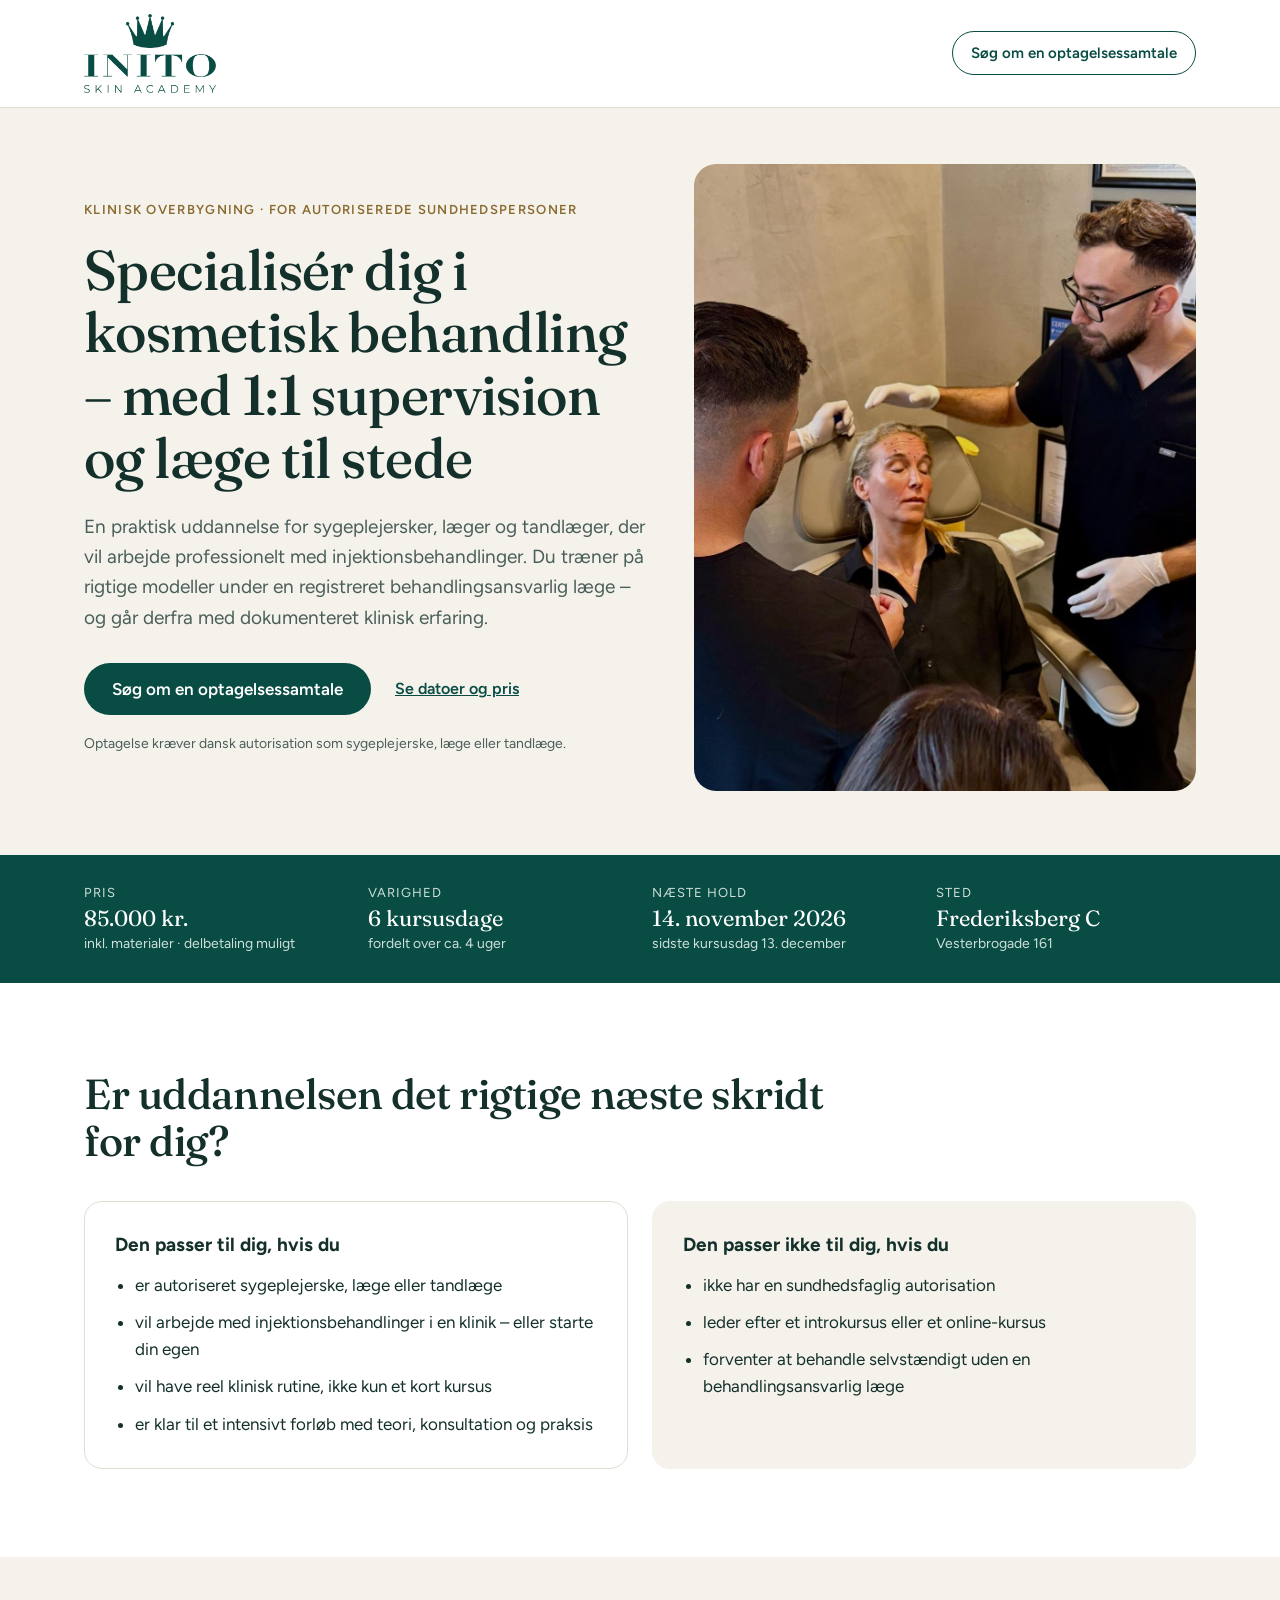
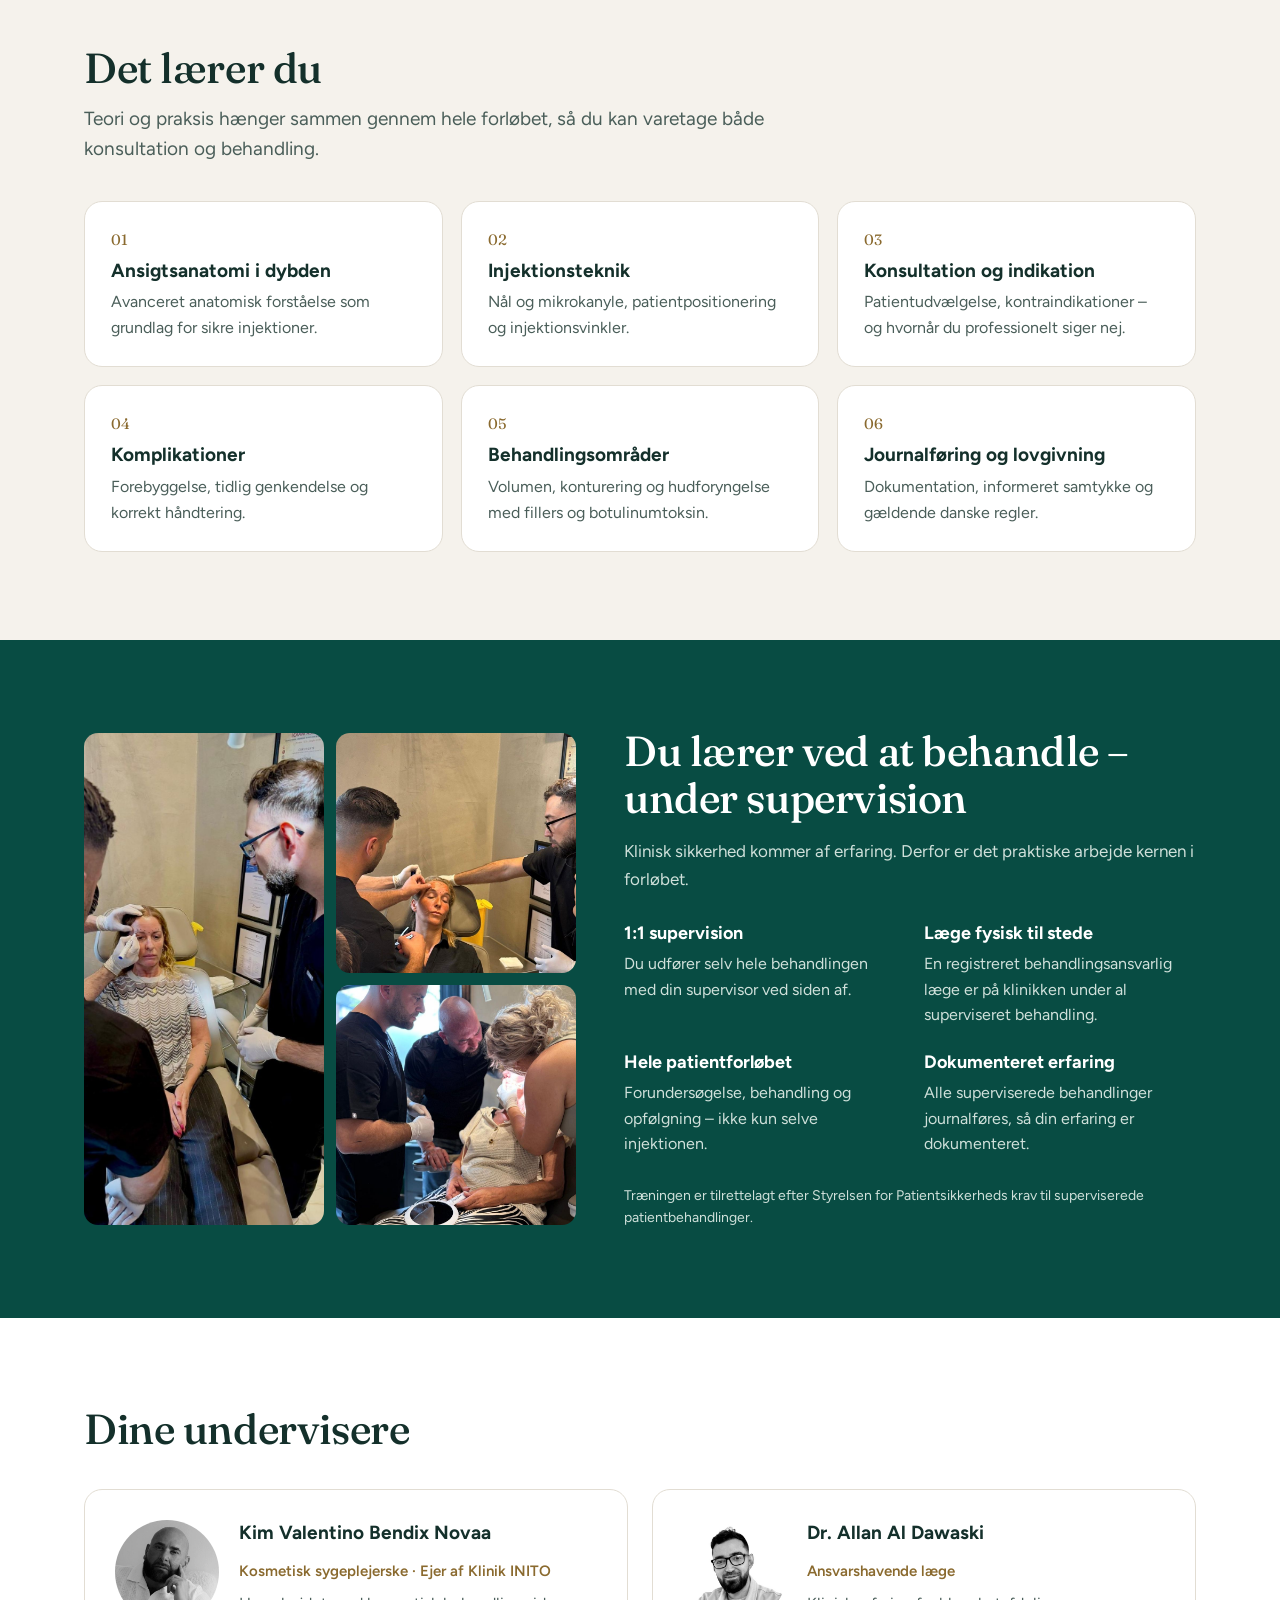
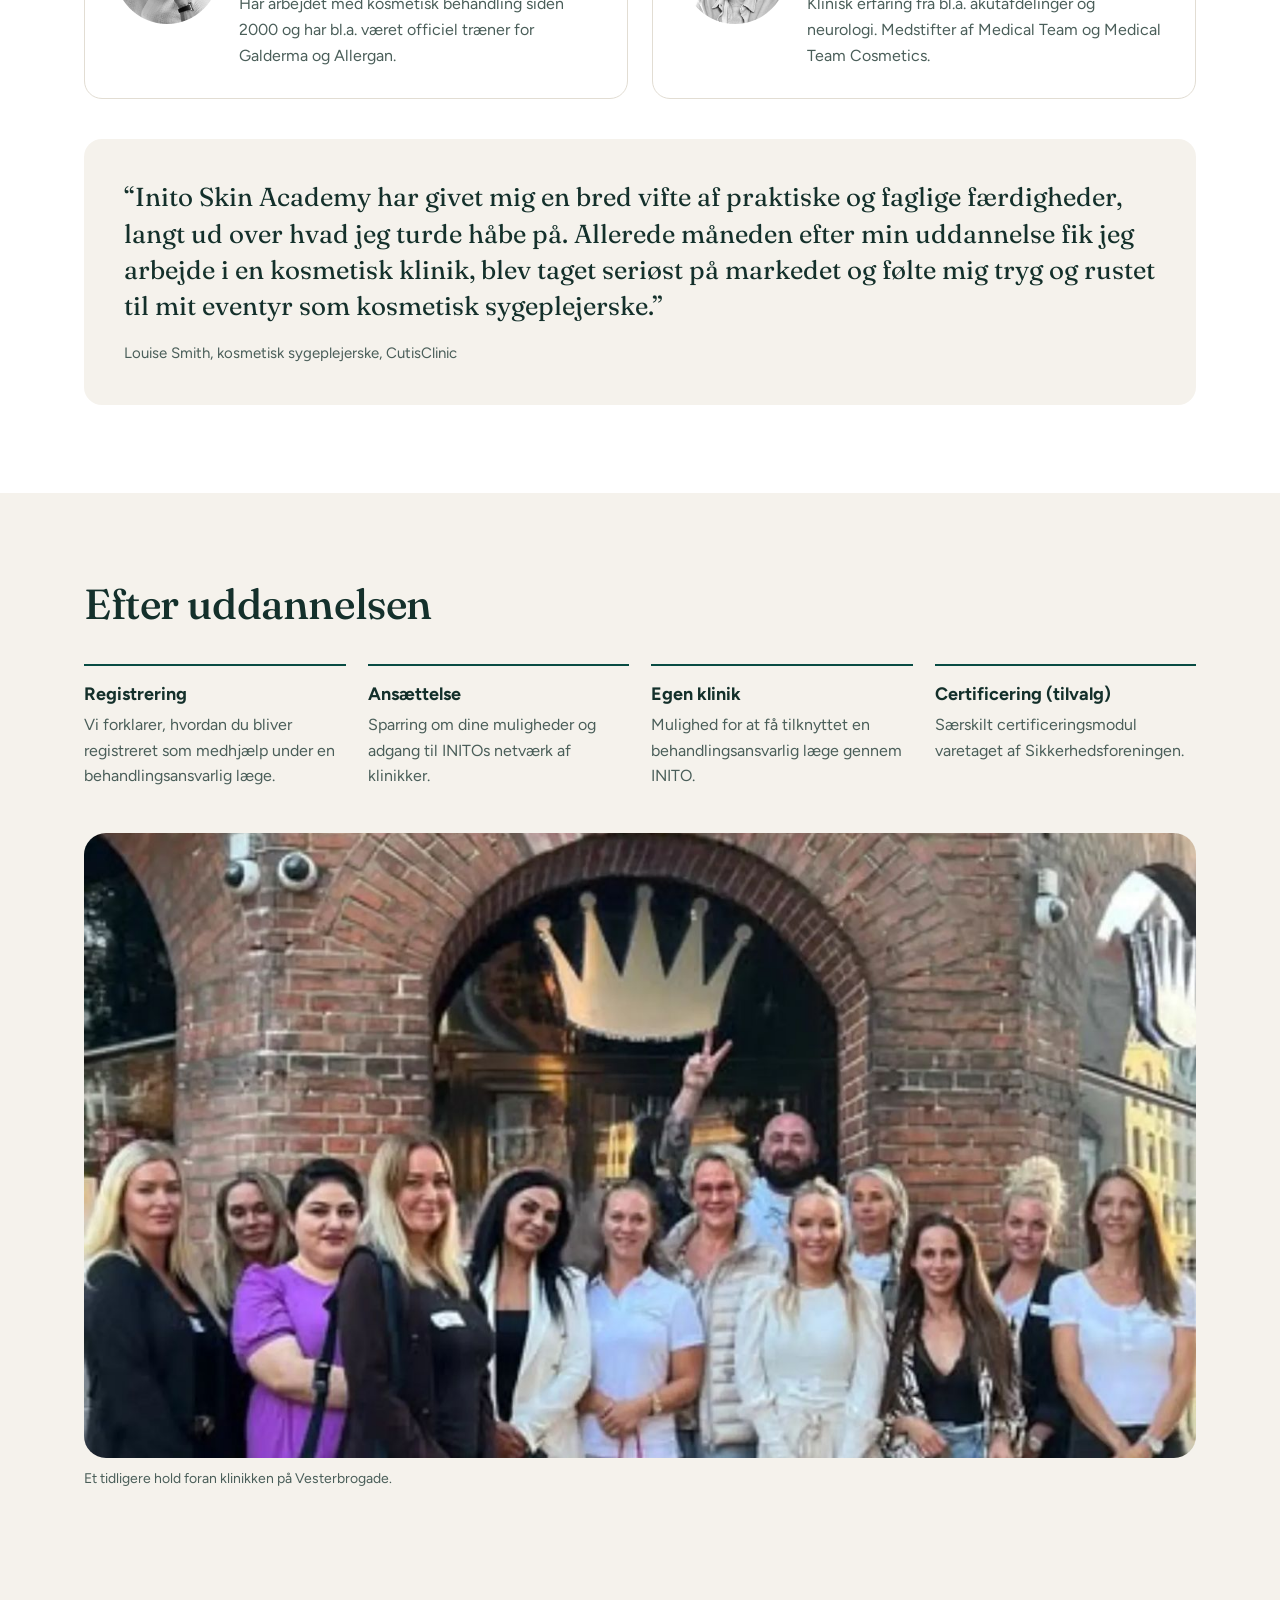
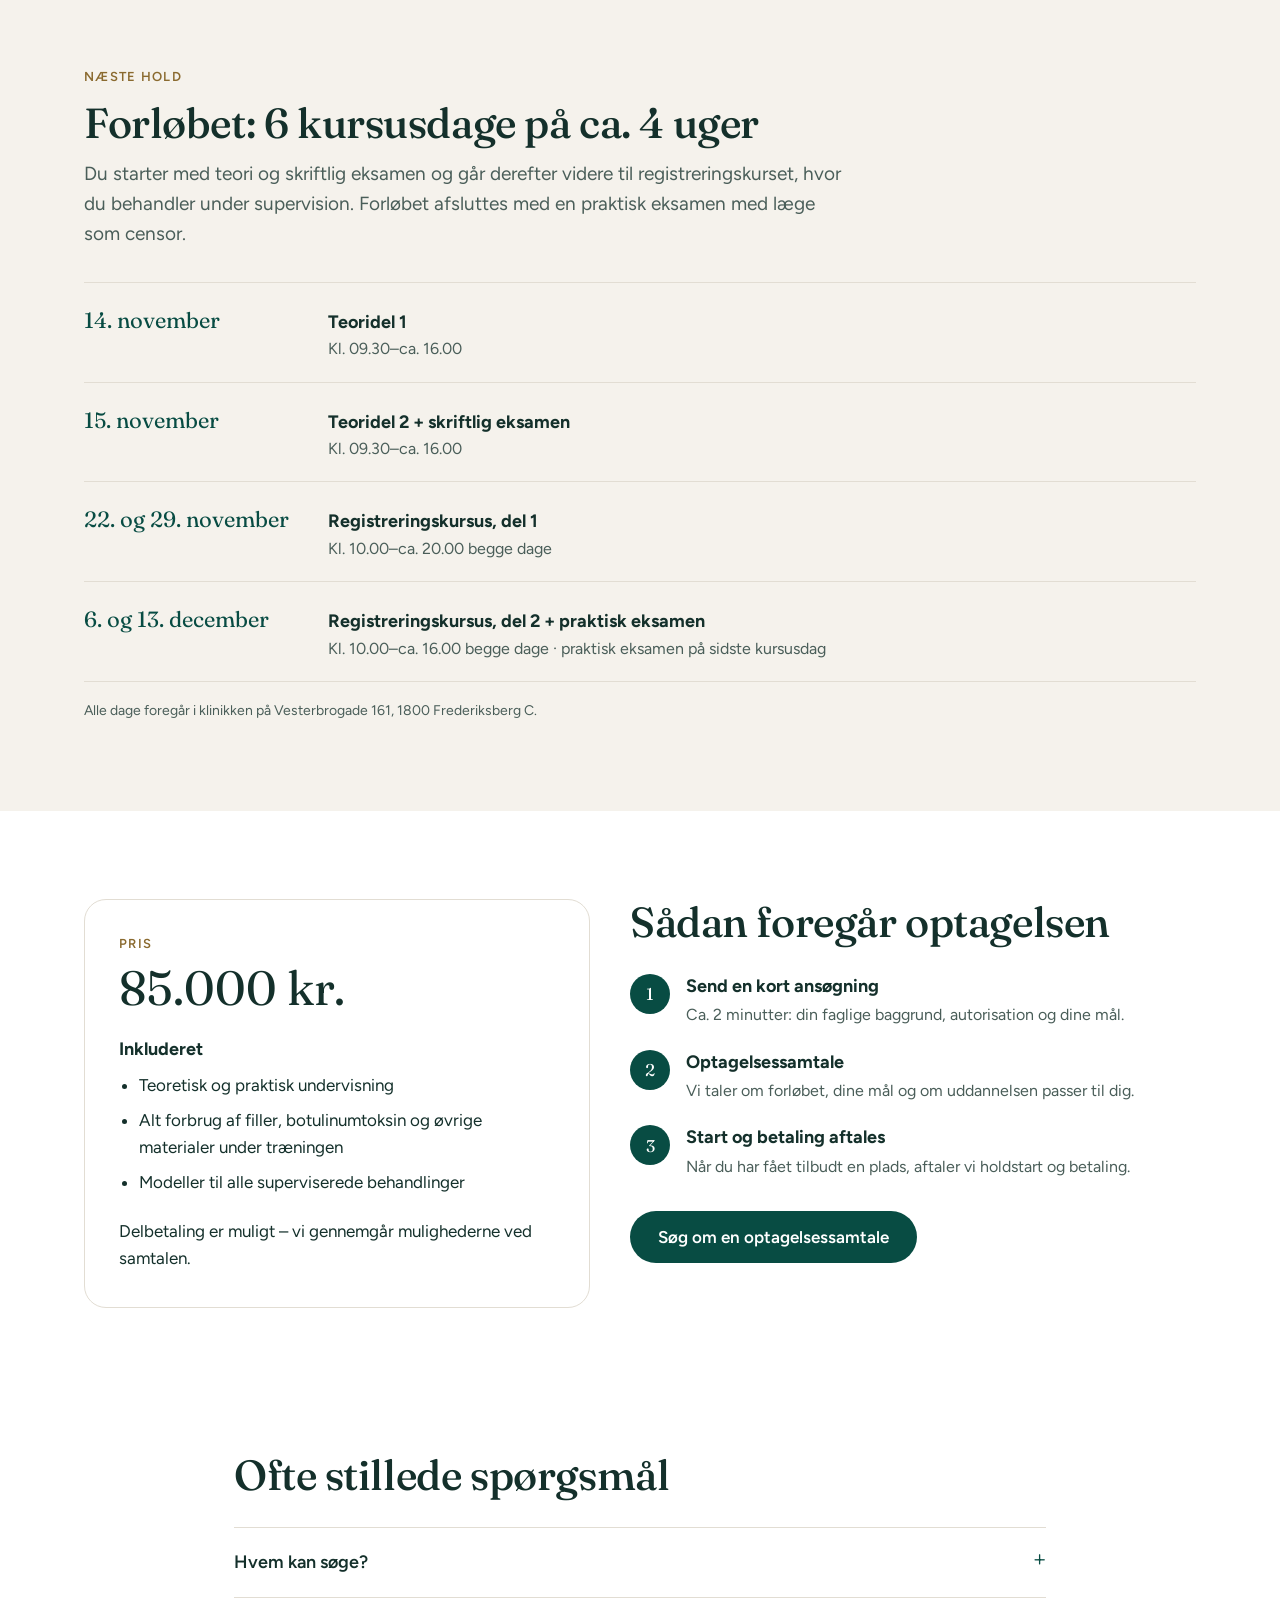
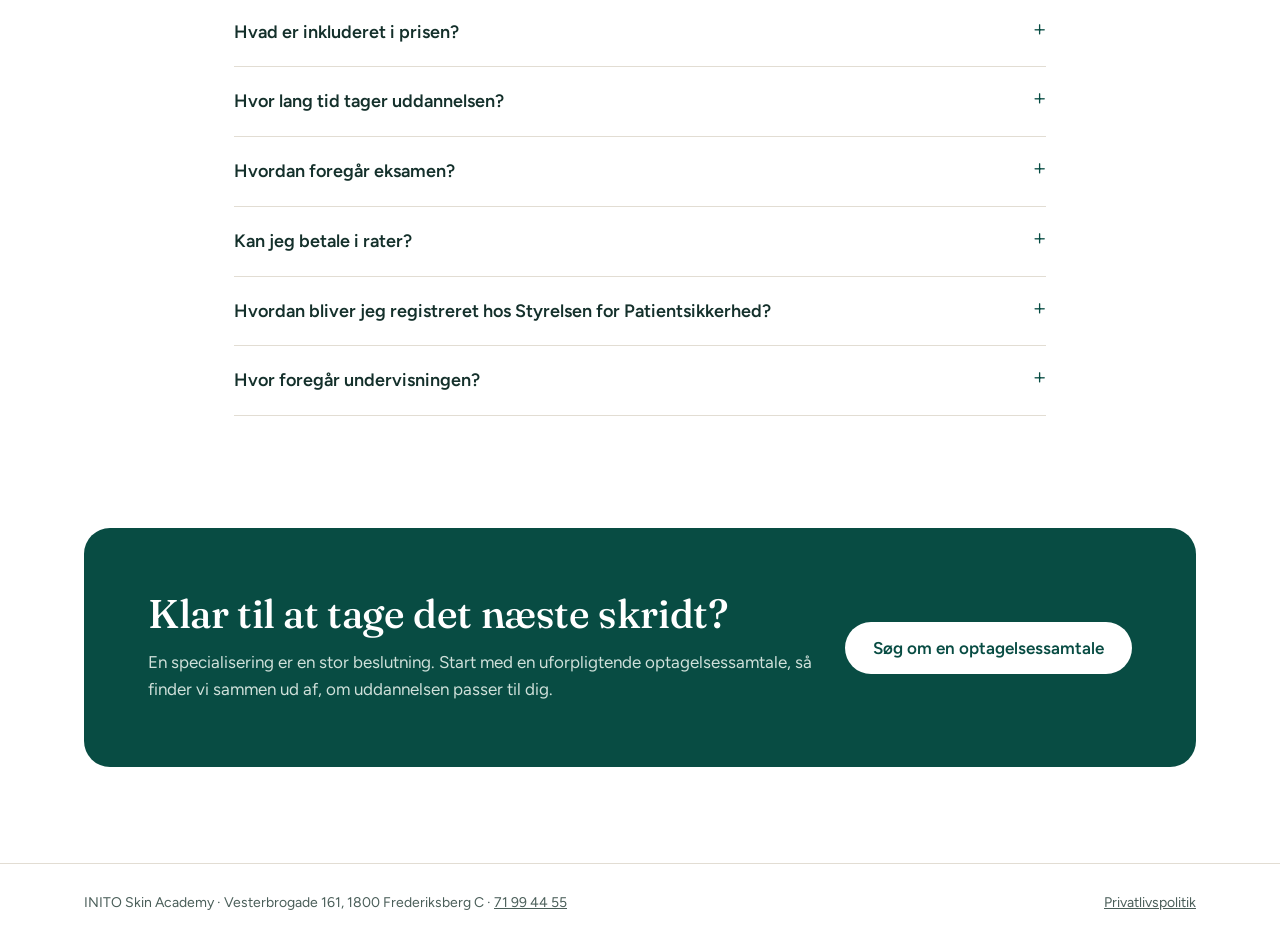
<file: index.html>
<!doctype html>
<html lang="da">
<head>
<meta charset="utf-8">
<meta name="viewport" content="width=device-width, initial-scale=1">
<title>Uddannelse til kosmetisk sygeplejerske | INITO Skin Academy</title>
<meta name="description" content="Klinisk overbygning i kosmetisk behandling for sygeplejersker, læger og tandlæger. 1:1 supervision, læge fysisk til stede og træning på rigtige modeller i Frederiksberg.">
<meta name="robots" content="noindex, nofollow">
<meta property="og:title" content="Uddannelse til kosmetisk sygeplejerske | INITO Skin Academy">
<meta property="og:description" content="Klinisk overbygning med 1:1 supervision og læge fysisk til stede.">
<meta property="og:image" content="https://inito-skinacademy.com/assets/og.jpg">
<meta property="og:type" content="website">
<link rel="icon" type="image/png" href="/assets/favicon.png">
<link rel="apple-touch-icon" href="/assets/apple-touch-icon.png">
<link rel="preconnect" href="https://fonts.googleapis.com">
<link rel="preconnect" href="https://fonts.gstatic.com" crossorigin>
<link rel="stylesheet" href="https://fonts.googleapis.com/css2?family=Fraunces:opsz,wght@9..144,400;9..144,500&family=Figtree:wght@400;500;600&display=swap">
<link rel="stylesheet" href="/assets/style.css">
</head>
<body>

<header class="top">
  <div class="wrap">
    <a href="/" aria-label="INITO Skin Academy – forside"><img src="/assets/logo-groen.png" alt="INITO Skin Academy" width="480" height="287"></a>
    <a class="btn btn-ghost" href="/ansog/">Søg om en optagelsessamtale</a>
  </div>
</header>

<main>

<section class="hero">
  <div class="wrap">
    <div class="hero-text">
      <div class="eyebrow">Klinisk overbygning · For autoriserede sundhedspersoner</div>
      <h1>Specialisér dig i kosmetisk behandling – med 1:1 supervision og læge til stede</h1>
      <p class="lead">En praktisk uddannelse for sygeplejersker, læger og tandlæger, der vil arbejde professionelt med injektionsbehandlinger. Du træner på rigtige modeller under en registreret behandlingsansvarlig læge – og går derfra med dokumenteret klinisk erfaring.</p>
      <div class="cta-row">
        <a class="btn" href="/ansog/">Søg om en optagelsessamtale</a>
        <a class="link" href="#hold">Se datoer og pris</a>
      </div>
      <p class="req">Optagelse kræver dansk autorisation som sygeplejerske, læge eller tandlæge.</p>
    </div>
    <div class="hero-img">
      <img src="/assets/hero.jpg" alt="Deltager behandler en model under supervision hos INITO" width="1100" height="1467" fetchpriority="high">
    </div>
  </div>
</section>

<section class="facts" aria-label="Kort om uddannelsen">
  <div class="wrap">
    <div><div class="k">Pris</div><div class="v">85.000 kr.</div><div class="s">inkl. materialer · delbetaling muligt</div></div>
    <div><div class="k">Varighed</div><div class="v">6 kursusdage</div><div class="s">fordelt over ca. 4 uger</div></div>
    <div><div class="k">Næste hold</div><div class="v">14. november 2026</div><div class="s">sidste kursusdag 13. december</div></div>
    <div><div class="k">Sted</div><div class="v">Frederiksberg C</div><div class="s">Vesterbrogade 161</div></div>
  </div>
</section>

<section class="block">
  <div class="wrap">
    <h2 style="max-width:18em;margin-bottom:36px">Er uddannelsen det rigtige næste skridt for dig?</h2>
    <div class="grid-2">
      <div class="card">
        <h3>Den passer til dig, hvis du</h3>
        <ul>
          <li>er autoriseret sygeplejerske, læge eller tandlæge</li>
          <li>vil arbejde med injektionsbehandlinger i en klinik – eller starte din egen</li>
          <li>vil have reel klinisk rutine, ikke kun et kort kursus</li>
          <li>er klar til et intensivt forløb med teori, konsultation og praksis</li>
        </ul>
      </div>
      <div class="card soft">
        <h3>Den passer ikke til dig, hvis du</h3>
        <ul>
          <li>ikke har en sundhedsfaglig autorisation</li>
          <li>leder efter et introkursus eller et online-kursus</li>
          <li>forventer at behandle selvstændigt uden en behandlingsansvarlig læge</li>
        </ul>
      </div>
    </div>
  </div>
</section>

<section class="block sand">
  <div class="wrap">
    <h2>Det lærer du</h2>
    <p class="lead" style="margin-top:12px;max-width:38em">Teori og praksis hænger sammen gennem hele forløbet, så du kan varetage både konsultation og behandling.</p>
    <div class="learn">
      <div class="card"><div class="n">01</div><h3>Ansigtsanatomi i dybden</h3><p>Avanceret anatomisk forståelse som grundlag for sikre injektioner.</p></div>
      <div class="card"><div class="n">02</div><h3>Injektionsteknik</h3><p>Nål og mikrokanyle, patientpositionering og injektionsvinkler.</p></div>
      <div class="card"><div class="n">03</div><h3>Konsultation og indikation</h3><p>Patientudvælgelse, kontraindikationer – og hvornår du professionelt siger nej.</p></div>
      <div class="card"><div class="n">04</div><h3>Komplikationer</h3><p>Forebyggelse, tidlig genkendelse og korrekt håndtering.</p></div>
      <div class="card"><div class="n">05</div><h3>Behandlingsområder</h3><p>Volumen, konturering og hudforyngelse med fillers og botulinumtoksin.</p></div>
      <div class="card"><div class="n">06</div><h3>Journalføring og lovgivning</h3><p>Dokumentation, informeret samtykke og gældende danske regler.</p></div>
    </div>
  </div>
</section>

<section class="block dark">
  <div class="wrap practice">
    <div class="pics">
      <img src="/assets/supervision.jpg" alt="Underviser superviserer en behandling" width="1000" height="1333" loading="lazy">
      <img src="/assets/praksis-2.jpg" alt="Deltager under praktisk træning" width="900" height="1200" loading="lazy">
      <img src="/assets/praksis-3.jpg" alt="Behandling med læge og deltager ved stolen" width="900" height="1200" loading="lazy">
    </div>
    <div class="txt">
      <h2>Du lærer ved at behandle – under supervision</h2>
      <p style="margin-top:16px">Klinisk sikkerhed kommer af erfaring. Derfor er det praktiske arbejde kernen i forløbet.</p>
      <div class="points">
        <div><h3>1:1 supervision</h3><p>Du udfører selv hele behandlingen med din supervisor ved siden af.</p></div>
        <div><h3>Læge fysisk til stede</h3><p>En registreret behandlingsansvarlig læge er på klinikken under al superviseret behandling.</p></div>
        <div><h3>Hele patientforløbet</h3><p>Forundersøgelse, behandling og opfølgning – ikke kun selve injektionen.</p></div>
        <div><h3>Dokumenteret erfaring</h3><p>Alle superviserede behandlinger journalføres, så din erfaring er dokumenteret.</p></div>
      </div>
      <p class="note">Træningen er tilrettelagt efter Styrelsen for Patientsikkerheds krav til superviserede patientbehandlinger.</p>
    </div>
  </div>
</section>

<section class="block">
  <div class="wrap">
    <h2 style="margin-bottom:36px">Dine undervisere</h2>
    <div class="grid-2">
      <div class="card teacher">
        <img src="/assets/kim.jpg" alt="Kim Valentino Bendix Novaa" width="400" height="400" loading="lazy">
        <div>
          <h3>Kim Valentino Bendix Novaa</h3>
          <div class="role">Kosmetisk sygeplejerske · Ejer af Klinik INITO</div>
          <p>Har arbejdet med kosmetisk behandling siden 2000 og har bl.a. været officiel træner for Galderma og Allergan.</p>
        </div>
      </div>
      <div class="card teacher">
        <img src="/assets/allan.jpg" alt="Dr. Allan Al Dawaski" width="400" height="400" loading="lazy">
        <div>
          <h3>Dr. Allan Al Dawaski</h3>
          <div class="role">Ansvarshavende læge</div>
          <p>Klinisk erfaring fra bl.a. akutafdelinger og neurologi. Medstifter af Medical Team og Medical Team Cosmetics.</p>
        </div>
      </div>
    </div>
    <figure class="quote">
      <blockquote>“Inito Skin Academy har givet mig en bred vifte af praktiske og faglige færdigheder, langt ud over hvad jeg turde håbe på. Allerede måneden efter min uddannelse fik jeg arbejde i en kosmetisk klinik, blev taget seriøst på markedet og følte mig tryg og rustet til mit eventyr som kosmetisk sygeplejerske.”</blockquote>
      <figcaption>Louise Smith, kosmetisk sygeplejerske, CutisClinic</figcaption>
    </figure>
  </div>
</section>

<section class="block sand">
  <div class="wrap">
    <h2>Efter uddannelsen</h2>
    <div class="after">
      <div><h3>Registrering</h3><p>Vi forklarer, hvordan du bliver registreret som medhjælp under en behandlingsansvarlig læge.</p></div>
      <div><h3>Ansættelse</h3><p>Sparring om dine muligheder og adgang til INITOs netværk af klinikker.</p></div>
      <div><h3>Egen klinik</h3><p>Mulighed for at få tilknyttet en behandlingsansvarlig læge gennem INITO.</p></div>
      <div><h3>Certificering (tilvalg)</h3><p>Særskilt certificeringsmodul varetaget af Sikkerhedsforeningen.</p></div>
    </div>
    <figure class="group">
      <img src="/assets/hold.jpg" alt="Et hold deltagere foran INITO på Vesterbrogade" width="1400" height="1400" loading="lazy">
      <figcaption>Et tidligere hold foran klinikken på Vesterbrogade.</figcaption>
    </figure>
  </div>
</section>

<section class="block sand" id="hold">
  <div class="wrap">
    <div class="eyebrow">Næste hold</div>
    <h2 style="margin-top:12px">Forløbet: 6 kursusdage på ca. 4 uger</h2>
    <p class="lead" style="margin-top:12px;max-width:40em">Du starter med teori og skriftlig eksamen og går derefter videre til registreringskurset, hvor du behandler under supervision. Forløbet afsluttes med en praktisk eksamen med læge som censor.</p>
    <div class="sched">
      <div class="row"><div class="when">14. november</div><div><h3>Teoridel 1</h3><p>Kl. 09.30–ca. 16.00</p></div></div>
      <div class="row"><div class="when">15. november</div><div><h3>Teoridel 2 + skriftlig eksamen</h3><p>Kl. 09.30–ca. 16.00</p></div></div>
      <div class="row"><div class="when">22. og 29. november</div><div><h3>Registreringskursus, del 1</h3><p>Kl. 10.00–ca. 20.00 begge dage</p></div></div>
      <div class="row"><div class="when">6. og 13. december</div><div><h3>Registreringskursus, del 2 + praktisk eksamen</h3><p>Kl. 10.00–ca. 16.00 begge dage · praktisk eksamen på sidste kursusdag</p></div></div>
    </div>
    <p class="hint" style="margin-top:18px">Alle dage foregår i klinikken på Vesterbrogade 161, 1800 Frederiksberg C.</p>
  </div>
</section>

<section class="block" id="pris">
  <div class="wrap price">
    <div class="box">
      <div class="eyebrow">Pris</div>
      <div class="amount">85.000 kr.</div>
      <h3 style="margin-bottom:10px">Inkluderet</h3>
      <ul>
        <li>Teoretisk og praktisk undervisning</li>
        <li>Alt forbrug af filler, botulinumtoksin og øvrige materialer under træningen</li>
        <li>Modeller til alle superviserede behandlinger</li>
      </ul>
      <p>Delbetaling er muligt – vi gennemgår mulighederne ved samtalen.</p>
    </div>
    <div class="steps">
      <h2>Sådan foregår optagelsen</h2>
      <ol>
        <li><div class="num">1</div><div><h3>Send en kort ansøgning</h3><p>Ca. 2 minutter: din faglige baggrund, autorisation og dine mål.</p></div></li>
        <li><div class="num">2</div><div><h3>Optagelsessamtale</h3><p>Vi taler om forløbet, dine mål og om uddannelsen passer til dig.</p></div></li>
        <li><div class="num">3</div><div><h3>Start og betaling aftales</h3><p>Når du har fået tilbudt en plads, aftaler vi holdstart og betaling.</p></div></li>
      </ol>
      <a class="btn" href="/ansog/">Søg om en optagelsessamtale</a>
    </div>
  </div>
</section>

<section class="block tight">
  <div class="wrap faq">
    <h2>Ofte stillede spørgsmål</h2>
    <details><summary>Hvem kan søge?</summary><p>Uddannelsen er for sygeplejersker, læger og tandlæger med dansk autorisation.</p></details>
    <details><summary>Hvad er inkluderet i prisen?</summary><p>Undervisning, alt forbrug af filler, botulinumtoksin og øvrige materialer under den praktiske træning samt modeller til behandlingerne.</p></details>
    <details><summary>Hvor lang tid tager uddannelsen?</summary><p>Forløbet består af 6 kursusdage fordelt over ca. 4 uger: to teoridage og fire dage på registreringskurset. Næste hold starter 14. november 2026.</p></details>
    <details><summary>Hvordan foregår eksamen?</summary><p>Der er skriftlig eksamen direkte efter teoridel 2. Den praktiske eksamen finder sted på sidste kursusdag, hvor du selv planlægger og udfører en behandling med læge til stede som censor.</p></details>
    <details><summary>Kan jeg betale i rater?</summary><p>Ja. Der er mulighed for delbetaling, og vi gennemgår mulighederne ved optagelsessamtalen.</p></details>
    <details><summary>Hvordan bliver jeg registreret hos Styrelsen for Patientsikkerhed?</summary><p>Du registreres som medhjælp under en registreret læge på det behandlingssted, hvor du skal arbejde. Vi gennemgår forløbet med dig ved samtalen.</p></details>
    <details><summary>Hvor foregår undervisningen?</summary><p>I INITOs klinik på Vesterbrogade 161, 1800 Frederiksberg C.</p></details>
  </div>
</section>

<section class="block tight" style="padding-bottom:96px">
  <div class="wrap">
    <div class="end">
      <div>
        <h2>Klar til at tage det næste skridt?</h2>
        <p>En specialisering er en stor beslutning. Start med en uforpligtende optagelsessamtale, så finder vi sammen ud af, om uddannelsen passer til dig.</p>
      </div>
      <a class="btn btn-light" href="/ansog/">Søg om en optagelsessamtale</a>
    </div>
  </div>
</section>

</main>

<footer>
  <div class="wrap">
    <div>INITO Skin Academy · Vesterbrogade 161, 1800 Frederiksberg C · <a href="tel:+4571994455">71 99 44 55</a></div>
    <a href="https://www.inito.dk/cookie-politik/">Privatlivspolitik</a>
  </div>
</footer>

</body>
</html>
</file>
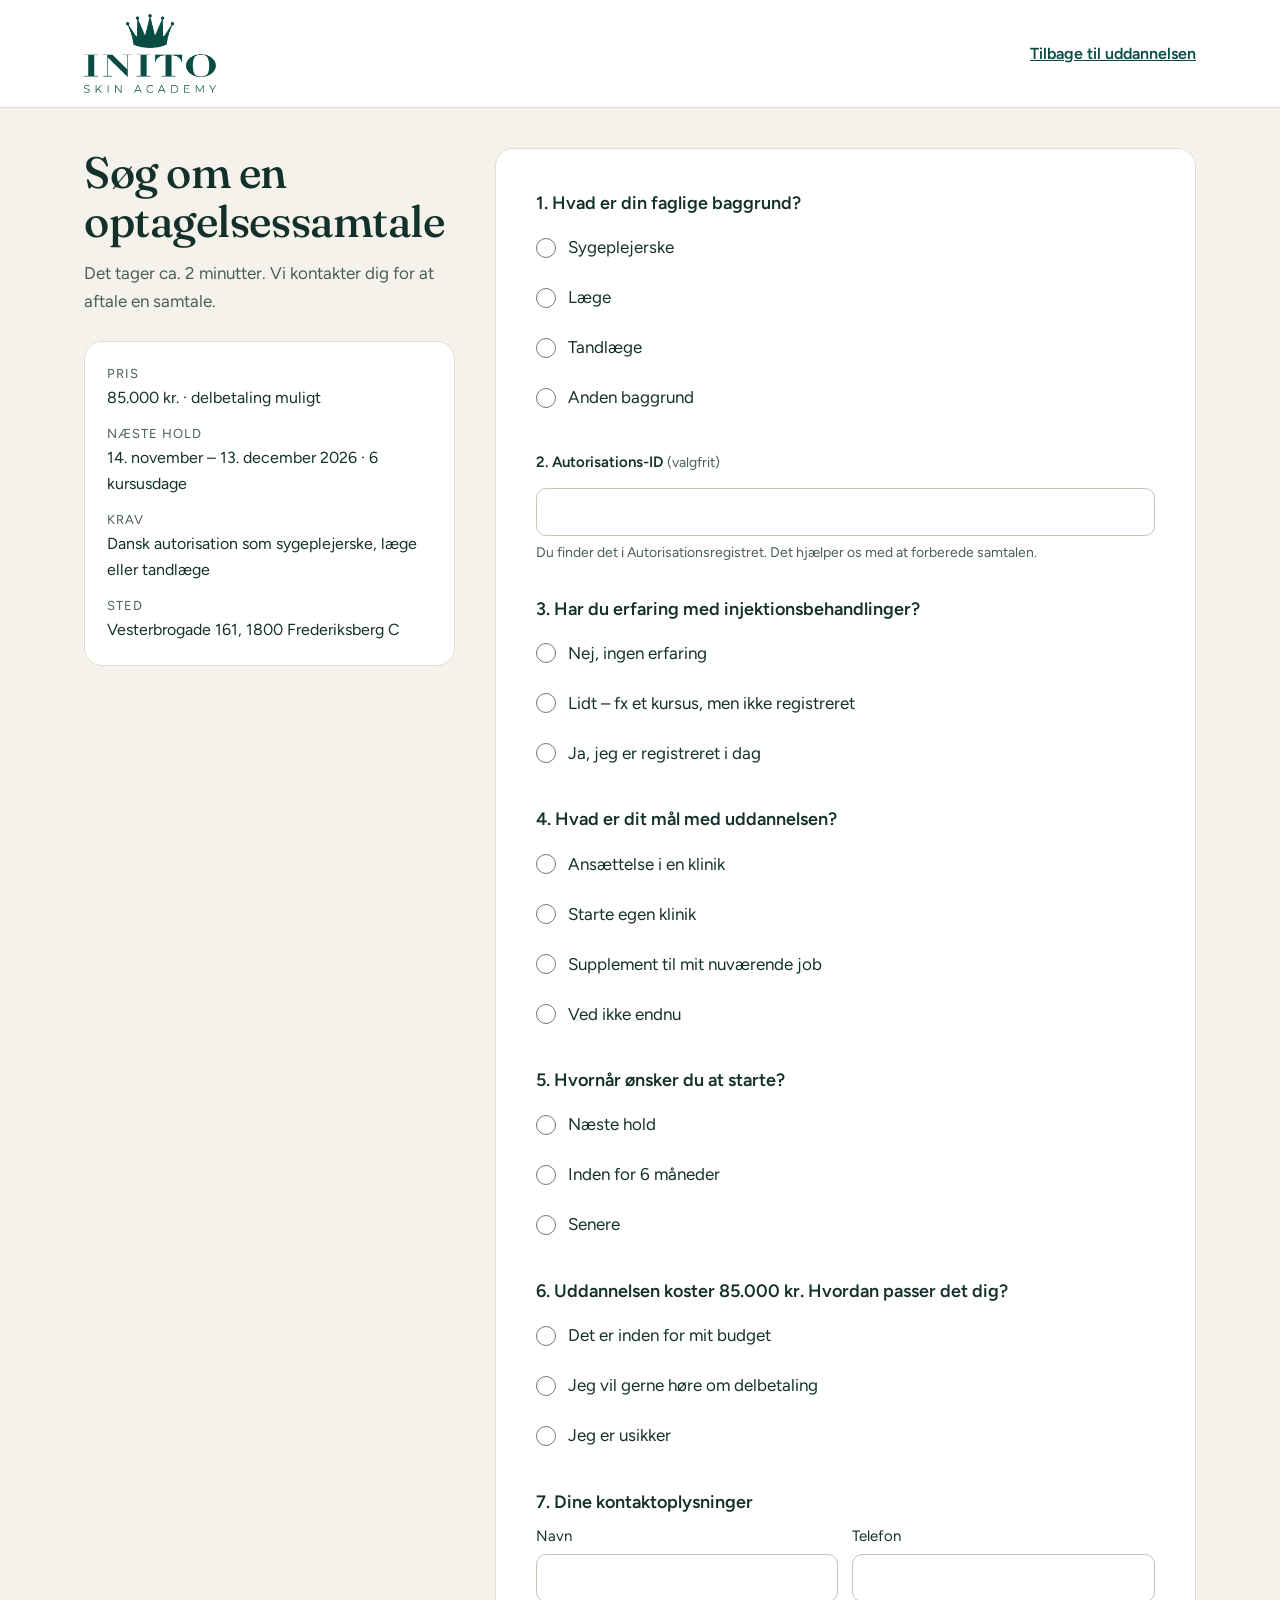
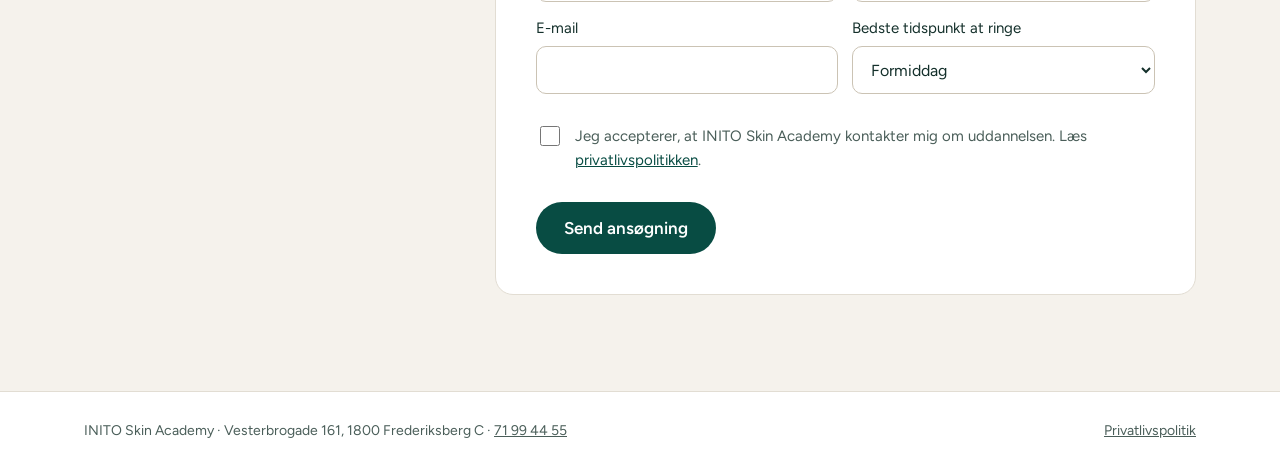
<file: ansog/index.html>
<!doctype html>
<html lang="da">
<head>
<meta charset="utf-8">
<meta name="viewport" content="width=device-width, initial-scale=1">
<title>Søg om optagelsessamtale | INITO Skin Academy</title>
<meta name="robots" content="noindex, nofollow">
<link rel="icon" type="image/png" href="/assets/favicon.png">
<link rel="apple-touch-icon" href="/assets/apple-touch-icon.png">
<link rel="preconnect" href="https://fonts.googleapis.com">
<link rel="preconnect" href="https://fonts.gstatic.com" crossorigin>
<link rel="stylesheet" href="https://fonts.googleapis.com/css2?family=Fraunces:opsz,wght@9..144,400;9..144,500&family=Figtree:wght@400;500;600&display=swap">
<link rel="stylesheet" href="/assets/style.css">
</head>
<body>

<header class="top">
  <div class="wrap">
    <a href="/" aria-label="INITO Skin Academy – forside"><img src="/assets/logo-groen.png" alt="INITO Skin Academy" width="480" height="287"></a>
    <a class="link" href="/">Tilbage til uddannelsen</a>
  </div>
</header>

<main class="apply">
  <div class="wrap">
    <aside>
      <h1>Søg om en optagelsessamtale</h1>
      <p class="muted">Det tager ca. 2 minutter. Vi kontakter dig for at aftale en samtale.</p>
      <div class="card">
        <div><div class="k">Pris</div><div>85.000 kr. · delbetaling muligt</div></div>
        <div><div class="k">Næste hold</div><div>14. november – 13. december 2026 · 6 kursusdage</div></div>
        <div><div class="k">Krav</div><div>Dansk autorisation som sygeplejerske, læge eller tandlæge</div></div>
        <div><div class="k">Sted</div><div>Vesterbrogade 161, 1800 Frederiksberg C</div></div>
      </div>
    </aside>

    <form class="card" id="ansog" novalidate>
      <fieldset>
        <legend>1. Hvad er din faglige baggrund?</legend>
        <label class="opt"><input type="radio" name="baggrund" value="sygeplejerske" required> Sygeplejerske</label>
        <label class="opt"><input type="radio" name="baggrund" value="laege"> Læge</label>
        <label class="opt"><input type="radio" name="baggrund" value="tandlaege"> Tandlæge</label>
        <label class="opt"><input type="radio" name="baggrund" value="anden"> Anden baggrund</label>
        <div class="warn" id="warn-anden">Uddannelsen kræver dansk autorisation som sygeplejerske, læge eller tandlæge. Har du en anden baggrund, er du velkommen til at ringe på <a href="tel:+4571994455">71 99 44 55</a> og høre om dine muligheder.</div>
      </fieldset>

      <div class="field">
        <label class="qlabel" for="aut">2. Autorisations-ID <span class="hint" style="font-weight:400">(valgfrit)</span></label>
        <input id="aut" name="autorisation" type="text" autocomplete="off">
        <div class="hint">Du finder det i Autorisationsregistret. Det hjælper os med at forberede samtalen.</div>
      </div>

      <fieldset>
        <legend>3. Har du erfaring med injektionsbehandlinger?</legend>
        <label class="opt"><input type="radio" name="erfaring" value="ingen" required> Nej, ingen erfaring</label>
        <label class="opt"><input type="radio" name="erfaring" value="lidt"> Lidt – fx et kursus, men ikke registreret</label>
        <label class="opt"><input type="radio" name="erfaring" value="registreret"> Ja, jeg er registreret i dag</label>
      </fieldset>

      <fieldset>
        <legend>4. Hvad er dit mål med uddannelsen?</legend>
        <label class="opt"><input type="radio" name="maal" value="ansaettelse" required> Ansættelse i en klinik</label>
        <label class="opt"><input type="radio" name="maal" value="egen-klinik"> Starte egen klinik</label>
        <label class="opt"><input type="radio" name="maal" value="supplement"> Supplement til mit nuværende job</label>
        <label class="opt"><input type="radio" name="maal" value="ved-ikke"> Ved ikke endnu</label>
      </fieldset>

      <fieldset>
        <legend>5. Hvornår ønsker du at starte?</legend>
        <label class="opt"><input type="radio" name="start" value="naeste-hold" required> Næste hold</label>
        <label class="opt"><input type="radio" name="start" value="inden-6-mdr"> Inden for 6 måneder</label>
        <label class="opt"><input type="radio" name="start" value="senere"> Senere</label>
      </fieldset>

      <fieldset>
        <legend>6. Uddannelsen koster 85.000 kr. Hvordan passer det dig?</legend>
        <label class="opt"><input type="radio" name="pris" value="inden-for-budget" required> Det er inden for mit budget</label>
        <label class="opt"><input type="radio" name="pris" value="delbetaling"> Jeg vil gerne høre om delbetaling</label>
        <label class="opt"><input type="radio" name="pris" value="usikker"> Jeg er usikker</label>
      </fieldset>

      <div>
        <div class="qlabel">7. Dine kontaktoplysninger</div>
        <div class="fields">
          <div class="field"><label for="navn">Navn</label><input id="navn" name="navn" type="text" autocomplete="name" required></div>
          <div class="field"><label for="tlf">Telefon</label><input id="tlf" name="telefon" type="tel" autocomplete="tel" required></div>
          <div class="field"><label for="mail">E-mail</label><input id="mail" name="email" type="email" autocomplete="email" required></div>
          <div class="field"><label for="tid">Bedste tidspunkt at ringe</label>
            <select id="tid" name="tidspunkt"><option>Formiddag</option><option>Eftermiddag</option><option>Aften</option></select></div>
        </div>
      </div>

      <label class="consent"><input type="checkbox" name="samtykke" required> <span>Jeg accepterer, at INITO Skin Academy kontakter mig om uddannelsen. Læs <a href="https://www.inito.dk/cookie-politik/">privatlivspolitikken</a>.</span></label>

      <div class="warn" id="warn-mangler">Udfyld venligst alle spørgsmål og dine kontaktoplysninger.</div>
      <button type="submit" class="btn" style="align-self:flex-start">Send ansøgning</button>
      <div class="notice" id="notice" role="status">Ansøgningen kan ikke sendes online endnu. Ring på <a href="tel:+4571994455">71 99 44 55</a> eller skriv til <a href="mailto:klinik@inito.dk">klinik@inito.dk</a>, så hører du fra os.</div>
    </form>
  </div>
</main>

<footer>
  <div class="wrap">
    <div>INITO Skin Academy · Vesterbrogade 161, 1800 Frederiksberg C · <a href="tel:+4571994455">71 99 44 55</a></div>
    <a href="https://www.inito.dk/cookie-politik/">Privatlivspolitik</a>
  </div>
</footer>

<script>
(function () {
  var form = document.getElementById('ansog');
  var anden = document.getElementById('warn-anden');
  form.addEventListener('change', function (e) {
    if (e.target.name === 'baggrund') anden.classList.toggle('show', e.target.value === 'anden');
  });
  form.addEventListener('submit', function (e) {
    e.preventDefault();
    var ok = form.checkValidity();
    document.getElementById('warn-mangler').classList.toggle('show', !ok);
    if (!ok) return;
    // TODO: kobles til lead-systemet (Supabase) når kontaktflyten er besluttet
    document.getElementById('notice').classList.add('show');
  });
})();
</script>
</body>
</html>
</file>
<file: assets/style.css>
:root{
  --green:#084C43;
  --green-deep:#063A33;
  --green-soft:#E7EFEC;
  --ink:#14302B;
  --muted:#4A5E59;
  --bg:#FFFFFF;
  --sand:#F5F2EC;
  --line:#E2DDD3;
  --gold:#8A6A2F;
  --on-green:#FFFFFF;
  --on-green-muted:#CFE0DA;
  --radius:18px;
  --serif:'Fraunces',Georgia,'Times New Roman',serif;
  --sans:'Figtree',system-ui,-apple-system,'Segoe UI',sans-serif;
}
*{box-sizing:border-box}
html{scroll-behavior:smooth}
body{margin:0;background:var(--bg);color:var(--ink);font-family:var(--sans);font-size:17px;line-height:1.6;-webkit-font-smoothing:antialiased}
img{display:block;max-width:100%;height:auto}
a{color:var(--green)}
a:hover{color:var(--green-deep)}
h1,h2,h3{margin:0}
h1,h2{font-family:var(--serif);font-weight:500;letter-spacing:-.01em;line-height:1.12}
h2{font-size:clamp(30px,3.6vw,42px)}
h3{font-size:18px;line-height:1.35}
p{margin:0}
.wrap{max-width:1160px;margin:0 auto;padding:0 24px}
.eyebrow{font-size:13px;font-weight:600;letter-spacing:.1em;text-transform:uppercase;color:var(--gold)}
.lead{font-size:19px;color:var(--muted)}
.muted{color:var(--muted)}
.btn{display:inline-flex;align-items:center;justify-content:center;min-height:52px;padding:0 28px;border-radius:999px;background:var(--green);color:var(--on-green);font-weight:600;font-size:17px;text-decoration:none;border:0;font-family:inherit;cursor:pointer;text-align:center;line-height:1.3;padding-top:12px;padding-bottom:12px}
.btn:hover{background:var(--green-deep);color:var(--on-green)}
.btn-light{background:#fff;color:var(--green)}
.btn-light:hover{background:var(--green-soft);color:var(--green-deep)}
.btn-ghost{background:transparent;color:var(--green);border:1.5px solid var(--green);min-height:44px;padding:0 18px;font-size:15px}
.btn-ghost:hover{background:var(--green);color:#fff}
.link{font-weight:600;font-size:16px}

/* header */
.top{border-bottom:1px solid var(--line);background:#fff}
.top .wrap{display:flex;align-items:center;justify-content:space-between;gap:16px;padding-top:14px;padding-bottom:14px}
.top img{width:132px}

/* hero */
.hero{padding:56px 0 64px;background:var(--sand)}
.hero .wrap{display:flex;flex-wrap:wrap;gap:48px;align-items:center}
.hero-text{flex:1 1 460px;min-width:0}
.hero h1{font-size:clamp(36px,5vw,56px);margin:18px 0 22px}
.hero .lead{max-width:34em;margin-bottom:30px}
.cta-row{display:flex;flex-wrap:wrap;gap:14px 24px;align-items:center}
.req{font-size:14px;color:var(--muted);margin-top:18px}
.hero-img{flex:1 1 400px;min-width:0}
.hero-img img{width:100%;aspect-ratio:4/5;object-fit:cover;border-radius:22px}

/* facts */
.facts{background:var(--green);color:var(--on-green)}
.facts .wrap{display:grid;grid-template-columns:repeat(auto-fit,minmax(200px,1fr));gap:24px;padding-top:28px;padding-bottom:28px}
.facts .k{font-size:13px;letter-spacing:.08em;text-transform:uppercase;color:var(--on-green-muted)}
.facts .v{font-family:var(--serif);font-size:22px;line-height:1.3}
.facts .s{font-size:14px;color:var(--on-green-muted)}

section.block{padding:88px 0}
section.block.tight{padding:56px 0}
.sand{background:var(--sand)}

/* fit */
.grid-2{display:grid;grid-template-columns:repeat(auto-fit,minmax(300px,1fr));gap:24px}
.card{background:#fff;border:1px solid var(--line);border-radius:var(--radius);padding:30px}
.card.soft{background:var(--sand);border-color:transparent}
.card h3{margin-bottom:14px;font-size:19px}
.card ul{margin:0;padding-left:20px;display:flex;flex-direction:column;gap:10px}

/* learn */
.learn{display:grid;grid-template-columns:repeat(auto-fit,minmax(290px,1fr));gap:18px;margin-top:36px}
.learn .card{padding:26px}
.learn .n{font-family:var(--serif);color:var(--gold);font-size:15px;margin-bottom:6px}
.learn h3{margin-bottom:6px}
.learn p{color:var(--muted);font-size:16px}

/* practice */
.dark{background:var(--green);color:var(--on-green)}
.dark .muted,.dark p{color:var(--on-green-muted)}
.dark h3{color:#fff}
.practice{display:flex;flex-wrap:wrap;gap:48px;align-items:center}
.practice .pics{flex:1 1 380px;min-width:0;display:grid;grid-template-columns:repeat(2,minmax(0,1fr));gap:12px}
.practice .pics img{width:100%;height:100%;object-fit:cover;border-radius:14px}
.practice .pics img:first-child{grid-row:span 2;aspect-ratio:3/4}
.practice .pics img:not(:first-child){aspect-ratio:1/1}
.practice .txt{flex:1 1 460px;min-width:0}
.practice .points{display:grid;grid-template-columns:repeat(auto-fit,minmax(210px,1fr));gap:22px 28px;margin-top:28px}
.practice .points p{font-size:16px;margin-top:6px}
.note{font-size:14px;margin-top:28px}

/* teachers */
.teacher{display:flex;gap:20px;align-items:flex-start}
.teacher img{width:104px;height:104px;border-radius:50%;object-fit:cover;flex:0 0 104px}
.teacher .role{color:var(--gold);font-weight:600;font-size:15px;margin:2px 0 8px}
.teacher p{font-size:16px;color:var(--muted)}
.quote{margin:40px 0 0;background:var(--sand);border-radius:var(--radius);padding:clamp(26px,4vw,40px)}
.quote blockquote{margin:0;font-family:var(--serif);font-size:clamp(20px,2.4vw,26px);line-height:1.4}
.quote figcaption{margin-top:16px;font-size:15px;color:var(--muted)}

/* after */
.after{display:grid;grid-template-columns:repeat(auto-fit,minmax(230px,1fr));gap:22px;margin-top:36px}
.after div{border-top:2px solid var(--green);padding-top:16px}
.after h3{margin-bottom:6px}
.after p{font-size:16px;color:var(--muted)}
.group{margin:44px 0 0}
.group img{width:100%;aspect-ratio:16/9;object-fit:cover;object-position:center 40%;border-radius:22px}
.group figcaption{font-size:14px;color:var(--muted);margin-top:10px}

/* price */
.price{display:flex;flex-wrap:wrap;gap:40px}
.price .box{flex:1 1 380px;min-width:0;background:#fff;border:1px solid var(--line);border-radius:22px;padding:34px}
.price .amount{font-family:var(--serif);font-size:48px;line-height:1.1;margin:8px 0 22px}
.price .box ul{margin:0 0 22px;padding-left:20px;display:flex;flex-direction:column;gap:8px}
.price .steps{flex:1 1 440px;min-width:0}
.steps ol{list-style:none;margin:28px 0 32px;padding:0;display:flex;flex-direction:column;gap:22px}
.steps li{display:flex;gap:16px}
.steps .num{flex:0 0 40px;height:40px;border-radius:50%;background:var(--green);color:#fff;display:flex;align-items:center;justify-content:center;font-family:var(--serif)}
.steps h3{margin-bottom:4px}
.steps p{font-size:16px;color:var(--muted)}

/* faq */
.faq{max-width:860px}
.faq h2{margin-bottom:28px}
.faq details{border-bottom:1px solid var(--line);padding:20px 0}
.faq details:first-of-type{border-top:1px solid var(--line)}
.faq summary{cursor:pointer;list-style:none;font-weight:600;font-size:18px;display:flex;justify-content:space-between;gap:16px}
.faq summary::-webkit-details-marker{display:none}
.faq summary::after{content:'+';font-family:var(--serif);font-size:24px;line-height:1;color:var(--green)}
.faq details[open] summary::after{content:'–'}
.faq details p{margin-top:12px;color:var(--muted)}

/* end */
.end{background:var(--green);color:#fff;border-radius:26px;padding:clamp(32px,6vw,64px);display:flex;flex-wrap:wrap;gap:28px;align-items:center;justify-content:space-between}
.end > div{flex:1 1 420px;min-width:0}
.end h2{font-size:clamp(28px,3.4vw,40px);margin-bottom:12px}
.end p{color:var(--on-green-muted)}

footer{border-top:1px solid var(--line)}
footer .wrap{display:flex;flex-wrap:wrap;gap:12px 28px;justify-content:space-between;align-items:center;padding-top:28px;padding-bottom:28px;font-size:14px;color:var(--muted)}
footer a{color:var(--muted)}

/* form page */
.apply{padding:40px 0 96px;background:var(--sand)}
.apply .wrap{display:flex;flex-wrap:wrap;gap:40px;align-items:flex-start}
.apply aside{flex:1 1 300px;min-width:0}
.apply aside h1{font-size:clamp(32px,4vw,44px);margin-bottom:14px}
.apply aside .card{margin-top:26px;display:flex;flex-direction:column;gap:14px;font-size:16px;padding:22px}
.apply aside .k{font-size:13px;letter-spacing:.08em;text-transform:uppercase;color:var(--muted)}
form.card{flex:2 1 560px;min-width:0;display:flex;flex-direction:column;gap:30px;padding:clamp(22px,4vw,40px)}
fieldset{border:0;margin:0;padding:0;display:flex;flex-direction:column;gap:6px}
legend,.qlabel{font-weight:600;font-size:18px;margin-bottom:8px;padding:0}
.opt{display:flex;gap:12px;align-items:center;min-height:44px;cursor:pointer}
.opt input{width:20px;height:20px;accent-color:var(--green);margin:0}
.field{display:flex;flex-direction:column;gap:6px}
.field label{font-size:15px}
.field input,.field select{height:48px;border:1px solid #CBC3B4;border-radius:10px;padding:0 14px;font-size:16px;font-family:inherit;background:#fff;color:var(--ink)}
.field input:focus,.field select:focus,.opt input:focus-visible{outline:2px solid var(--green);outline-offset:2px}
.fields{display:grid;grid-template-columns:repeat(auto-fit,minmax(220px,1fr));gap:14px}
.hint{font-size:14px;color:var(--muted)}
.consent{display:flex;gap:12px;align-items:flex-start;font-size:15px;color:var(--muted)}
.consent input{width:20px;height:20px;margin-top:2px;accent-color:var(--green);flex:0 0 20px}
.notice{display:none;background:var(--green-soft);border-radius:12px;padding:16px 18px;font-size:16px}
.notice.show{display:block}
.warn{display:none;background:#FBF1E4;border-radius:12px;padding:14px 16px;font-size:15px;color:#5A3E12}
.warn.show{display:block}

@media (max-width:640px){
  body{font-size:16px}
  section.block{padding:64px 0}
  .hero{padding:32px 0 48px}
  .hero .wrap{gap:32px}
  .top img{width:110px}
  .btn-ghost{display:none}
  .teacher img{width:80px;height:80px;flex-basis:80px}
}

/* schedule */
.sched{margin-top:32px;display:flex;flex-direction:column;border-top:1px solid var(--line)}
.sched .row{display:grid;grid-template-columns:220px minmax(0,1fr);gap:8px 24px;padding:20px 0;border-bottom:1px solid var(--line);align-items:baseline}
.sched .when{font-family:var(--serif);font-size:22px;color:var(--green)}
.sched h3{margin-bottom:2px}
.sched p{font-size:16px;color:var(--muted)}
@media (max-width:640px){.sched .row{grid-template-columns:1fr}}
</file>
